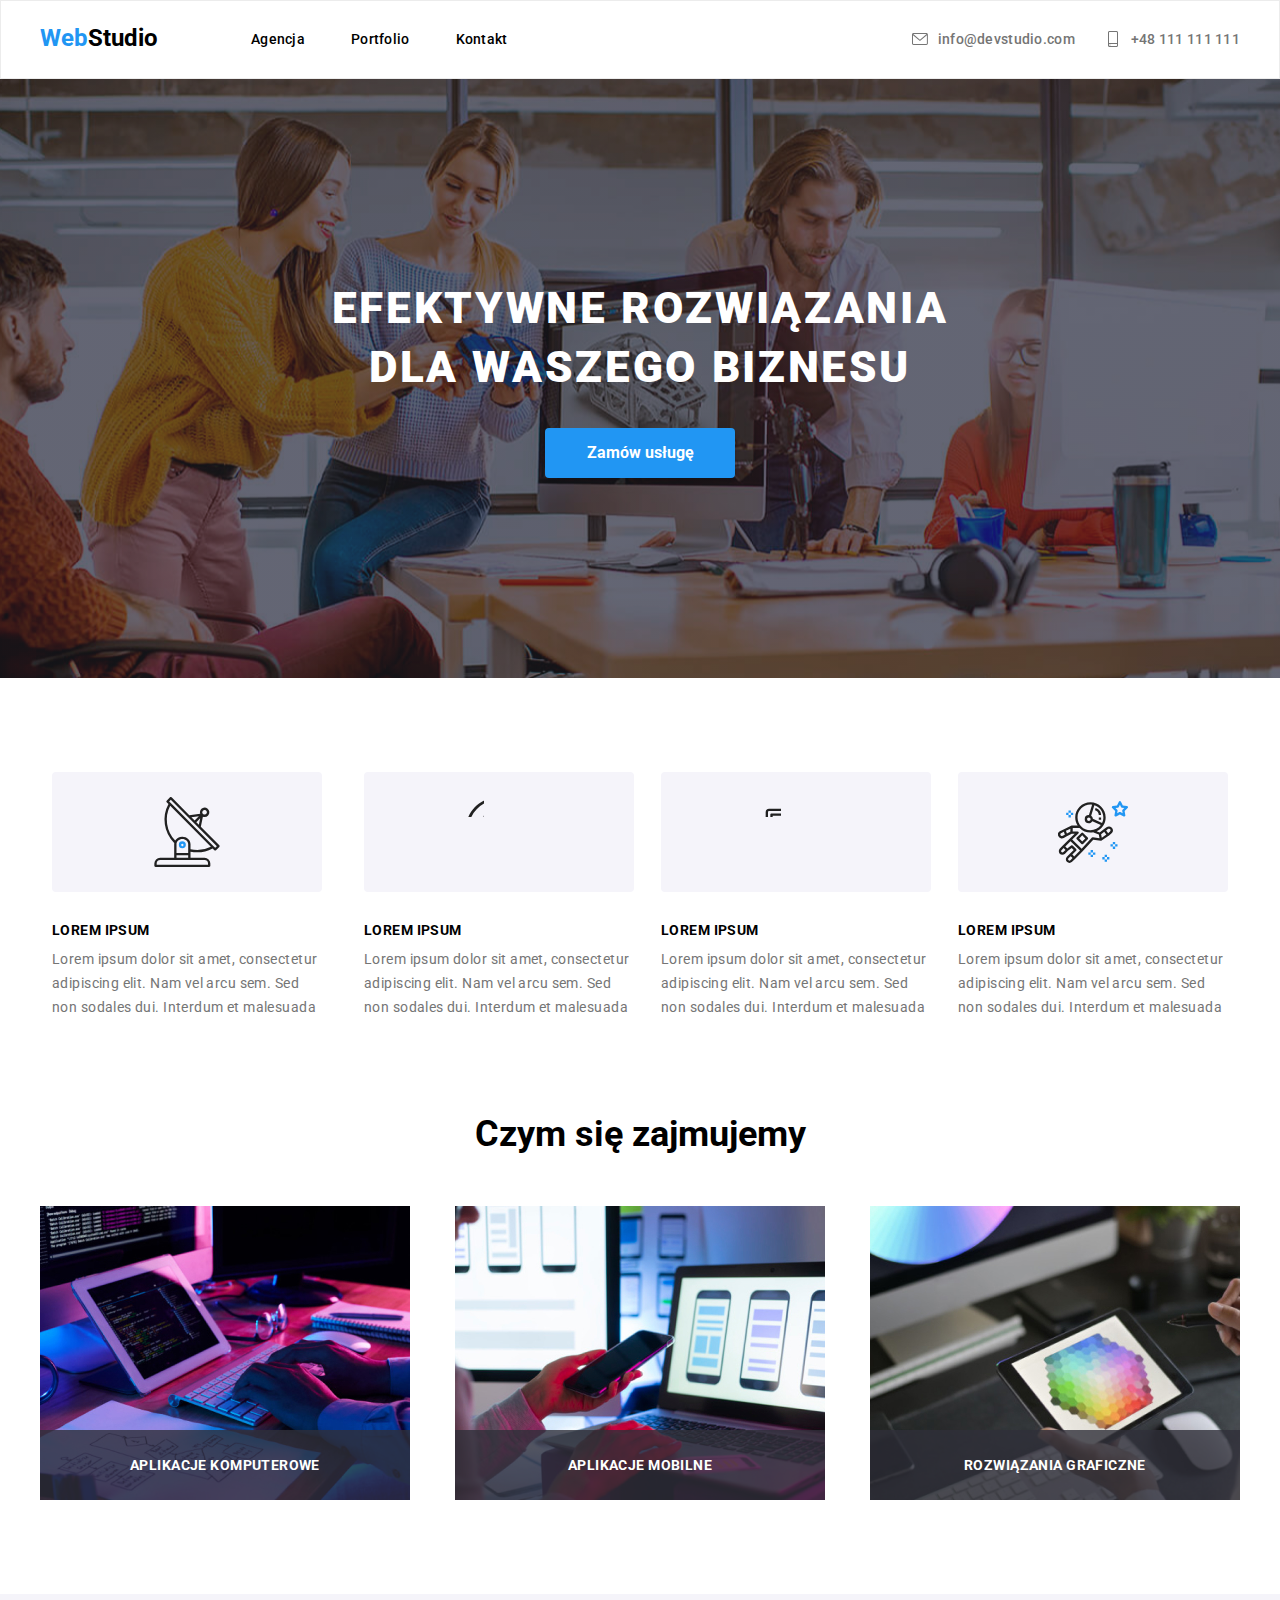
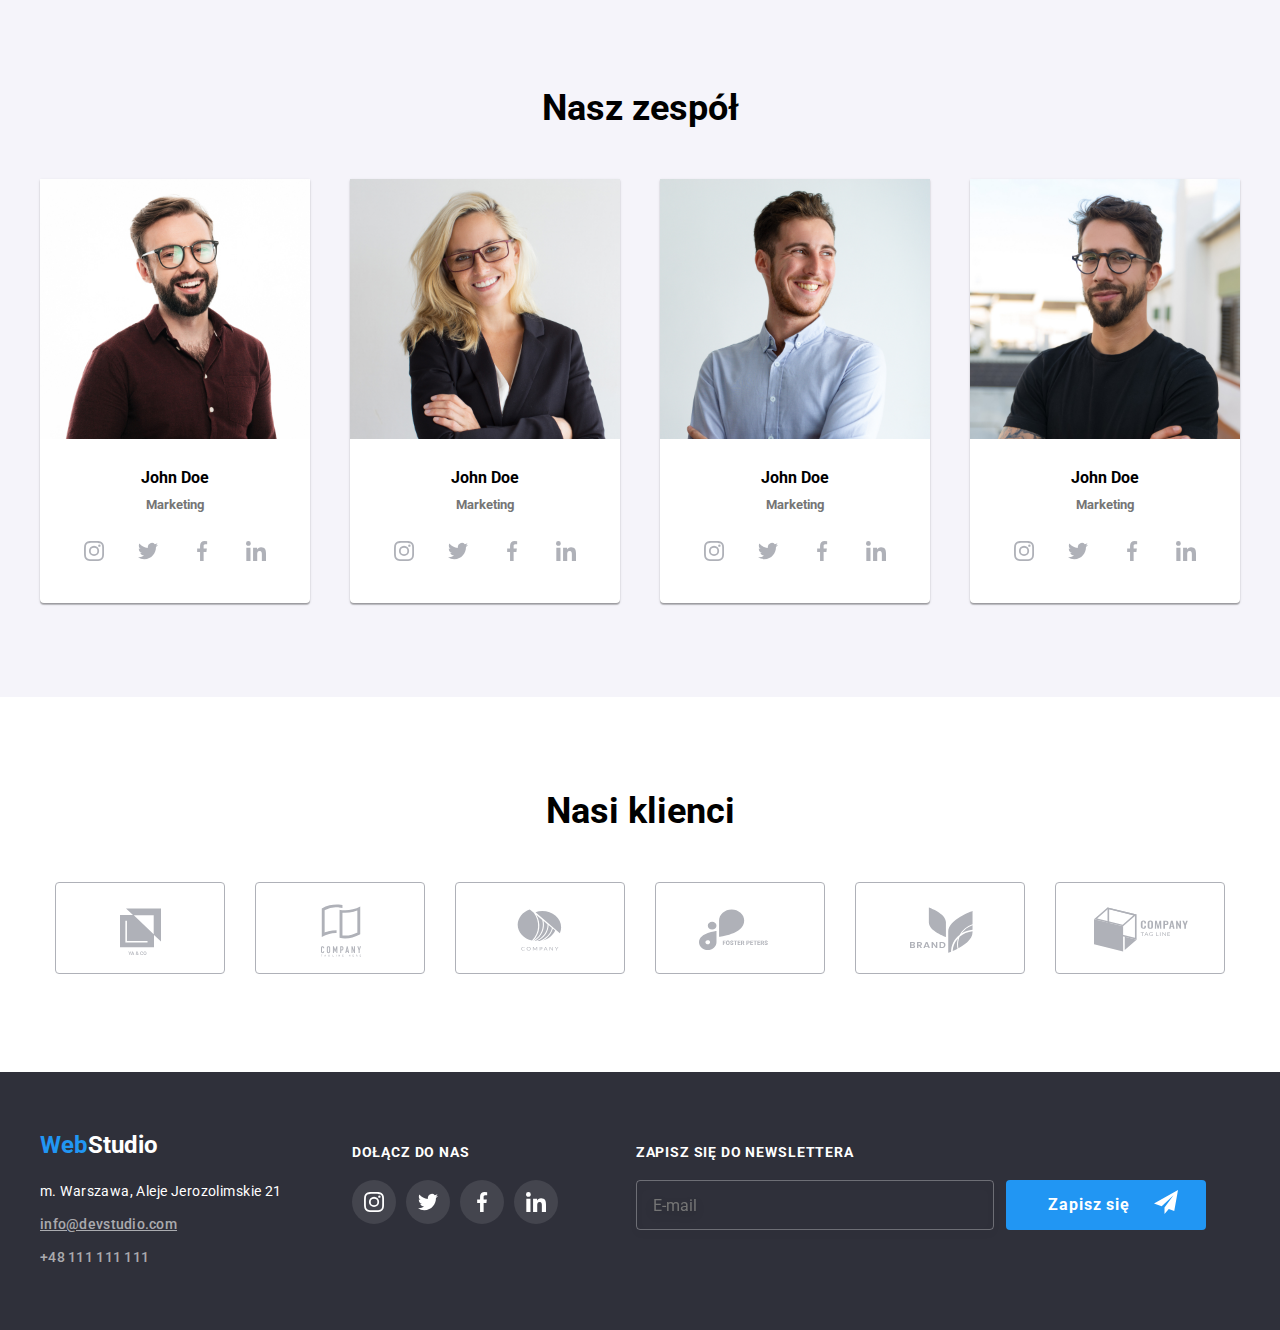
<file: index.html>
<!DOCTYPE html>
<html lang="pl">
  <head>
    <meta charset="UTF-8" />
    <meta http-equiv="X-UA-Compatible" content="IE=edge" />
    <meta name="viewport" content="width=device-width, initial-scale=1.0" />
    <link
      rel="stylesheet"
      href="https://cdnjs.cloudflare.com/ajax/libs/modern-normalize/1.0.0/modern-normalize.min.css"
    />
    <link rel="stylesheet" href="./css/style.css" />
    <link rel="preconnect" href="https://fonts.googleapis.com" />
    <link rel="preconnect" href="https://fonts.gstatic.com" crossorigin />
    <link
      href="https://fonts.googleapis.com/css2?family=Raleway:wght@700&family=Roboto:wght@400;500;700;900&display=swap"
      rel="stylesheet"
    />

    <title>webstudio main page</title>
  </head>
  <body>
    <header class="header">
      <div class="container">
        <h2 class="navigation-logo">
          <a href="./index.html"><span class="logo-accent">Web</span>Studio</a>
        </h2>
        <nav class="navigation">
          <ul class="navigation list">
            <li class="navigation-list-item">
              <a class="navigation-list-link link" href="./index.html"
                >Agencja</a
              >
            </li>
            <li class="navigation-list-item">
              <a class="navigation-list-link link" href="./portfolio.html"
                >Portfolio</a
              >
            </li>
            <li class="navigation-list-item">
              <a class="navigation-list-link link" href="./kontakt.html"
                >Kontakt</a
              >
            </li>
          </ul>
        </nav>
        <a
          class="contact-adress header-mail link"
          href="mailto:info@devstudio.com"
          ><svg class="header-mail-icon">
            <use href="./images/icons.svg#icon-envelope"></use>
          </svg>
          info@devstudio.com</a
        >
        <a class="contact-adress header-phone link" href="tel:48111111111"
          ><svg class="header-phone-icon">
            <use href="./images/icons.svg#icon-smartphone"></use>
          </svg>
          +48 111 111 111
        </a>
      </div>
    </header>
    <main>
      <!-- Service markup-->
      <section class="service">
        <div class="container">
          <h1 class="service-title">
            efektywne rozwiązania dla waszego biznesu
          </h1>
          <button type="button" class="service-button" data-modal-open>
            Zamów usługę
          </button>
        </div>
      </section>

      <!-- About us markup-->
      <section class="aboutus">
        <article class="aboutus-article">
          <div class="container">
            <ul class="aboutus-list">
              <li class="aboutus-list-item list">
                <a class="aboutus-list-icon">
                  <svg class="aboutus-icon">
                    <use href="./images/icons.svg#icon-antenna"></use>
                  </svg>
                </a>
                <h3 class="aboutus-list-title">Lorem ipsum</h3>
                <p class="aboutus-list-text">
                  Lorem ipsum dolor sit amet, consectetur adipiscing elit. Nam
                  vel arcu sem. Sed non sodales dui. Interdum et malesuada
                </p>
              </li>
              <li class="aboutus-list-item list">
                <a class="aboutus-list-icon">
                  <svg class="aboutus-icon">
                    <use href="./images/icons.svg#icon-clock"></use>
                  </svg>
                </a>
                <h3 class="aboutus-list-title">Lorem ipsum</h3>
                <p class="aboutus-list-text">
                  Lorem ipsum dolor sit amet, consectetur adipiscing elit. Nam
                  vel arcu sem. Sed non sodales dui. Interdum et malesuada
                </p>
              </li>
              <li class="aboutus-list-item list">
                <a class="aboutus-list-icon">
                  <svg class="aboutus-icon">
                    <use href="./images/icons.svg#icon-diagram"></use>
                  </svg>
                </a>
                <h3 class="aboutus-list-title">Lorem ipsum</h3>
                <p class="aboutus-list-text">
                  Lorem ipsum dolor sit amet, consectetur adipiscing elit. Nam
                  vel arcu sem. Sed non sodales dui. Interdum et malesuada
                </p>
              </li>
              <li class="aboutus-list-item list">
                <a class="aboutus-list-icon">
                  <svg class="aboutus-icon">
                    <use href="./images/icons.svg#icon-astronaut"></use>
                  </svg>
                </a>
                <h3 class="aboutus-list-title">Lorem ipsum</h3>
                <p class="aboutus-list-text">
                  Lorem ipsum dolor sit amet, consectetur adipiscing elit. Nam
                  vel arcu sem. Sed non sodales dui. Interdum et malesuada
                </p>
              </li>
            </ul>
          </div>
        </article>
      </section>

      <section class="aboutus-images">
        <h2 class="aboutus-images-title">Czym się zajmujemy</h2>
        <div class="container">
          <ul class="aboutus-image-list">
            <li class="aboutus-image-list-item list">
              <img
                src="images/agency/about_us_img1.jpg"
                alt="klawiatura"
                width="370"
                height="294"
              />
              <p class="aboutus-label">aplikacje komputerowe</p>
            </li>
            <li class="aboutus-image-list-item list">
              <img
                src="images/agency/about_us_img2.jpg"
                alt="laptop"
                width="370"
                height="294"
              />
              <p class="aboutus-label">aplikacje mobilne</p>
            </li>
            <li class="aboutus-image-list-item list">
              <img
                src="images/agency/about_us_img3.jpg"
                alt="tablet"
                width="370"
                height="294"
              />
              <p class="aboutus-label">rozwiązania graficzne</p>
            </li>
          </ul>
        </div>
      </section>

      <!-- Team markup-->
      <section class="team">
        <h2 class="team-title">Nasz zespół</h2>
        <div class="container">
          <ul class="team-list">
            <li class="team-list-item list">
              <img
                src="images/agency/team_product.jpg"
                alt="John Doe - Product Designer photo"
                width="270"
                height="260"
              />
              <div class="team-person">
                <h4 class="team-person-name">John Doe</h4>
                <h5 class="team-person-position">Marketing</h5>
                <ul class="team-social-list list">
                  <li class="team-social-list-item link">
                    <a
                      class="team-social-list-link"
                      href="https://www.instagram.com/"
                    >
                      <svg class="team-social-icon">
                        <use href="./images/icons.svg#icon-instagram"></use>
                      </svg>
                    </a>
                  </li>
                  <li class="team-social-list-item link">
                    <a
                      class="team-social-list-link"
                      href="https://twitter.com/"
                    >
                      <svg class="team-social-icon">
                        <use href="./images/icons.svg#icon-twitter"></use>
                      </svg>
                    </a>
                  </li>
                  <li class="team-social-list-item link">
                    <a
                      class="team-social-list-link"
                      href="https://www.facebook.com/"
                    >
                      <svg class="team-social-icon">
                        <use href="./images/icons.svg#icon-facebook"></use>
                      </svg>
                    </a>
                  </li>
                  <li class="team-social-list-item link">
                    <a
                      class="team-social-list-link"
                      href="https://www.linkedin.com/"
                    >
                      <svg class="team-social-icon">
                        <use href="./images/icons.svg#icon-linkedin"></use>
                      </svg>
                    </a>
                  </li>
                </ul>
              </div>
            </li>
            <li class="team-list-item list">
              <img
                src="images/agency/team_frontend.jpg"
                alt="Jane Doe - Frontend Developer photo"
                width="270"
                height="260"
              />
              <div class="team-person">
                <h4 class="team-person-name">John Doe</h4>
                <h5 class="team-person-position">Marketing</h5>
                <ul class="team-social-list list">
                  <li class="team-social-list-item link">
                    <a
                      class="team-social-list-link"
                      href="https://www.instagram.com/"
                    >
                      <svg class="team-social-icon">
                        <use href="./images/icons.svg#icon-instagram"></use>
                      </svg>
                    </a>
                  </li>
                  <li class="team-social-list-item link">
                    <a
                      class="team-social-list-link"
                      href="https://twitter.com/"
                    >
                      <svg class="team-social-icon">
                        <use href="./images/icons.svg#icon-twitter"></use>
                      </svg>
                    </a>
                  </li>
                  <li class="team-social-list-item link">
                    <a
                      class="team-social-list-link"
                      href="https://www.facebook.com/"
                    >
                      <svg class="team-social-icon">
                        <use href="./images/icons.svg#icon-facebook"></use>
                      </svg>
                    </a>
                  </li>
                  <li class="team-social-list-item link">
                    <a
                      class="team-social-list-link"
                      href="https://www.linkedin.com/"
                    >
                      <svg class="team-social-icon">
                        <use href="./images/icons.svg#icon-linkedin"></use>
                      </svg>
                    </a>
                  </li>
                </ul>
              </div>
            </li>
            <li class="team-list-item list">
              <img
                src="images/agency/team_marketing.jpg"
                alt="John Doe - Marketing photo"
                width="270"
                height="260"
              />
              <div class="team-person">
                <h4 class="team-person-name">John Doe</h4>
                <h5 class="team-person-position">Marketing</h5>
                <ul class="team-social-list list">
                  <li class="team-social-list-item link">
                    <a
                      class="team-social-list-link"
                      href="https://www.instagram.com/"
                    >
                      <svg class="team-social-icon">
                        <use href="./images/icons.svg#icon-instagram"></use>
                      </svg>
                    </a>
                  </li>
                  <li class="team-social-list-item link">
                    <a
                      class="team-social-list-link"
                      href="https://twitter.com/"
                    >
                      <svg class="team-social-icon">
                        <use href="./images/icons.svg#icon-twitter"></use>
                      </svg>
                    </a>
                  </li>
                  <li class="team-social-list-item link">
                    <a
                      class="team-social-list-link"
                      href="https://www.facebook.com/"
                    >
                      <svg class="team-social-icon">
                        <use href="./images/icons.svg#icon-facebook"></use>
                      </svg>
                    </a>
                  </li>
                  <li class="team-social-list-item link">
                    <a
                      class="team-social-list-link"
                      href="https://www.linkedin.com/"
                    >
                      <svg class="team-social-icon">
                        <use href="./images/icons.svg#icon-linkedin"></use>
                      </svg>
                    </a>
                  </li>
                </ul>
              </div>
            </li>
            <li class="team-list-item list">
              <img
                src="images/agency/team_ui.jpg"
                alt="John Doe - UI Designer photo"
                width="270"
                height="260"
              />
              <div class="team-person">
                <h4 class="team-person-name">John Doe</h4>
                <h5 class="team-person-position">Marketing</h5>
                <ul class="team-social-list list">
                  <li class="team-social-list-item link">
                    <a
                      class="team-social-list-link"
                      href="https://www.instagram.com/"
                    >
                      <svg class="team-social-icon">
                        <use href="./images/icons.svg#icon-instagram"></use>
                      </svg>
                    </a>
                  </li>
                  <li class="team-social-list-item link">
                    <a
                      class="team-social-list-link"
                      href="https://twitter.com/"
                    >
                      <svg class="team-social-icon">
                        <use href="./images/icons.svg#icon-twitter"></use>
                      </svg>
                    </a>
                  </li>
                  <li class="team-social-list-item link">
                    <a
                      class="team-social-list-link"
                      href="https://www.facebook.com/"
                    >
                      <svg class="team-social-icon">
                        <use href="./images/icons.svg#icon-facebook"></use>
                      </svg>
                    </a>
                  </li>
                  <li class="team-social-list-item link">
                    <a
                      class="team-social-list-link"
                      href="https://www.linkedin.com/"
                    >
                      <svg class="team-social-icon">
                        <use href="./images/icons.svg#icon-linkedin"></use>
                      </svg>
                    </a>
                  </li>
                </ul>
              </div>
            </li>
          </ul>
        </div>
      </section>

      <!-- Team markup-->
      <section class="clients">
        <h2 class="clients-title">Nasi klienci</h2>
        <div class="container">
          <ul class="clients-list">
            <li class="clients-list-item list">
              <a class="clients-list-link" href="#">
                <svg class="clients-icon">
                  <use href="./images/icons.svg#icon-logo1"></use>
                </svg>
              </a>
            </li>
            <li class="clients-list-item list">
              <a class="clients-list-link" href="#">
                <svg class="clients-icon">
                  <use href="./images/icons.svg#icon-logo2"></use>
                </svg>
              </a>
            </li>
            <li class="clients-list-item list">
              <a class="clients-list-link" href="#">
                <svg class="clients-icon">
                  <use href="./images/icons.svg#icon-logo3"></use>
                </svg>
              </a>
            </li>
            <li class="clients-list-item list">
              <a class="clients-list-link" href="#">
                <svg class="clients-icon">
                  <use href="./images/icons.svg#icon-logo4"></use>
                </svg>
              </a>
            </li>
            <li class="clients-list-item list">
              <a class="clients-list-link" href="#">
                <svg class="clients-icon">
                  <use href="./images/icons.svg#icon-logo5"></use>
                </svg>
              </a>
            </li>
            <li class="clients-list-item list">
              <a class="clients-list-link" href="#">
                <svg class="clients-icon">
                  <use href="./images/icons.svg#icon-logo6"></use>
                </svg>
              </a>
            </li>
          </ul>
        </div>
      </section>
    </main>

    <footer>
      <div class="container">
        <ul class="footer-container-list">
          <li class="footer-contact-info list">
            <h2 class="navigation-logo">
              <a class="footer-navigation-logo" href="./index.html"
                ><span class="logo-accent">Web</span
                ><span class="footer-accent">Studio</span></a
              >
            </h2>
            <address>
              <ul class="adress-list">
                <li class="adress-list-item list">
                  m. Warszawa, Aleje Jerozolimskie 21
                </li>
                <li class="adress-list-item list">
                  <a
                    class="contact-adress link"
                    href="mailto:info@devstudio.com"
                    >info@devstudio.com</a
                  >
                </li>
                <li class="adress-list-item list">
                  <a class="contact-adress link" href="tel:48111111111"
                    >+48 111 111 111</a
                  >
                </li>
              </ul>
            </address>
          </li>

          <li class="footer-social list">
            <h3 class="footer-social-title">dołącz do nas</h3>
            <ul class="footer-social-list list">
              <li class="footer-social-list-item link">
                <a
                  class="footer-social-list-link"
                  href="https://www.instagram.com/"
                >
                  <svg class="footer-social-icon">
                    <use href="./images/icons.svg#icon-instagram"></use>
                  </svg>
                </a>
              </li>
              <li class="footer-social-list-item link">
                <a class="footer-social-list-link" href="https://twitter.com/">
                  <svg class="footer-social-icon">
                    <use href="./images/icons.svg#icon-twitter"></use>
                  </svg>
                </a>
              </li>
              <li class="footer-social-list-item link">
                <a
                  class="footer-social-list-link"
                  href="https://www.facebook.com/"
                >
                  <svg class="footer-social-icon">
                    <use href="./images/icons.svg#icon-facebook"></use>
                  </svg>
                </a>
              </li>
              <li class="footer-social-list-item link">
                <a
                  class="footer-social-list-link"
                  href="https://www.linkedin.com/"
                >
                  <svg class="footer-social-icon">
                    <use href="./images/icons.svg#icon-linkedin"></use>
                  </svg>
                </a>
              </li>
            </ul>
          </li>

          <li class="footer-newsletter list">
            <form
              class="footer-newsletter-form"
              autocomplete="off"
              method="POST"
              action="javascript:void(0);"
            >
              <label class="footer-newsletter-label">
                <h3 class="footer-newsletter-title">
                  zapisz się do newslettera
                </h3>
                <input
                  type="email"
                  name="email"
                  placeholder="E-mail"
                  required
                />
              </label>
              <button type="submit" class="newsletter-button">
                Zapisz się
                <svg class="newsletter-send-icon">
                  <use href="./images/icons.svg#icon-send"></use>
                </svg>
              </button>
            </form>
          </li>
        </ul>
      </div>
    </footer>

    <div class="backdrop is-hidden" data-modal>
      <div class="modal">
        <button type="button" id="close" class="close-btn" data-modal-close>
          <svg class="modal-close-icon">
            <use href="./images/icons.svg#icon-cross"></use>
          </svg>
        </button>
        <h3 class="modal-form-title">Zostaw swoje dane w formularzu poniżej</h3>
        <form class="modal-form" autocomplete="off" method="POST">
          <label class="modal-label" for="user_name">
            <span class="modal-span">Imie</span>
            <svg class="modal-form-icon">
              <use href="./images/icons.svg#icon-person"></use>
            </svg>
            <input type="name" id="user_name" name="name" required />
          </label>

          <label class="modal-label" for="user_phone">
            <span class="modal-span">Telefon</span>
            <svg class="modal-form-icon">
              <use href="./images/icons.svg#icon-phone"></use>
            </svg>
            <input
              type="phone"
              id="user_phone"
              name="phone"
              pattern="[0-9]{3}-[0-9]{3}-[0-9]{3}"
              required
            />
          </label>

          <label class="modal-label" for="user_email">
            <span class="modal-span">Email</span>
            <svg class="modal-form-icon">
              <use href="./images/icons.svg#icon-email"></use>
            </svg>
            <input type="email" id="user_email" name="email" required />
          </label>

          <label class="modal-label modal-textarea">
            <span class="modal-span">Komentarz</span>
            <textarea
              name="comment"
              rows="5"
              placeholder="Wprowadź text"
            ></textarea>
          </label>

          <label class="modal-input">
            <input
              class="modal-custom-input hidden-input"
              type="checkbox"
              name="accept"
              required
            />
            <span class="modal-policy-text"
              >Oświadczam, iż akceptuję
              <a href="#" class="modal-policy-link">Regulamin</a> i
              <a href="#" class="modal-policy-link">Politykę Prywatności.</a>
            </span>
          </label>

          <button type="button" id="send" class="send-btn" data-modal-close>
            Wyślij
          </button>
        </form>
      </div>
    </div>
    <script src="./js/modal.js"></script>
  </body>
</html>
</file>
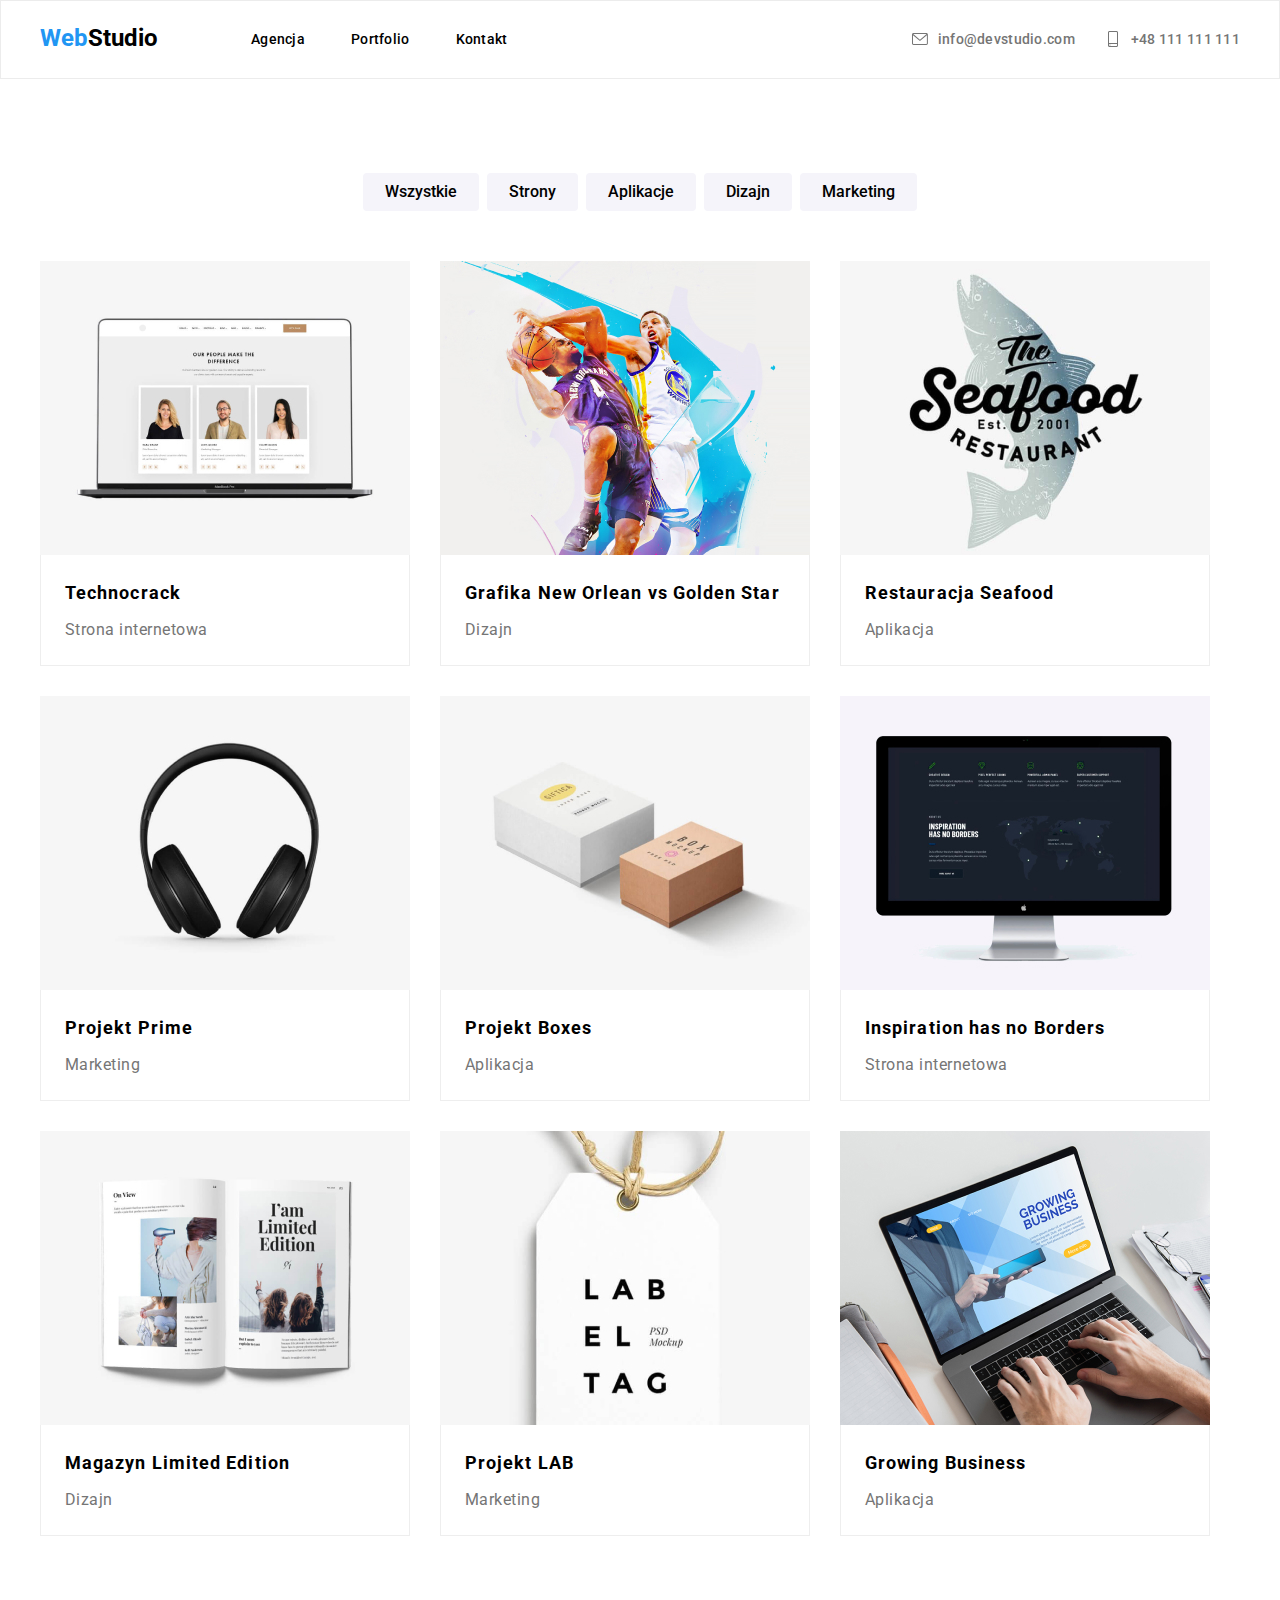
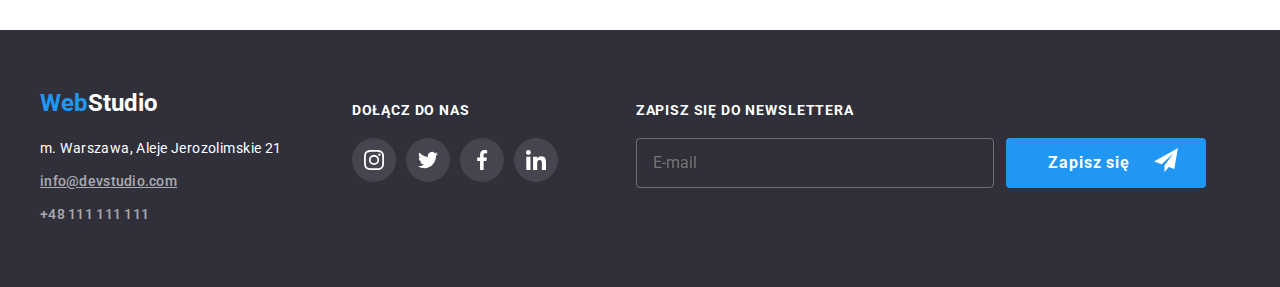
<file: portfolio.html>
<!DOCTYPE html>
<html lang="pl">
  <head>
    <meta charset="UTF-8" />
    <meta http-equiv="X-UA-Compatible" content="IE=edge" />
    <meta name="viewport" content="width=device-width, initial-scale=1.0" />
    <link
      rel="stylesheet"
      href="https://cdnjs.cloudflare.com/ajax/libs/modern-normalize/1.0.0/modern-normalize.min.css"
    />
    <link rel="stylesheet" href="./css/style.css" />
    <link rel="preconnect" href="https://fonts.googleapis.com" />
    <link rel="preconnect" href="https://fonts.gstatic.com" crossorigin />
    <link
      href="https://fonts.googleapis.com/css2?family=Raleway:wght@700&family=Roboto:wght@400;500;700;900&display=swap"
      rel="stylesheet"
    />

    <title>webstudio portfolio page</title>
  </head>

  <body>
    <header class="header">
      <div class="container">
        <h2 class="navigation-logo">
          <a href="./index.html"><span class="logo-accent">Web</span>Studio</a>
        </h2>
        <nav class="navigation">
          <ul class="navigation list">
            <li class="navigation-list-item">
              <a class="navigation-list-link link" href="./index.html"
                >Agencja</a
              >
            </li>
            <li class="navigation-list-item">
              <a class="navigation-list-link link" href="./portfolio.html"
                >Portfolio</a
              >
            </li>
            <li class="navigation-list-item">
              <a class="navigation-list-link link" href="./kontakt.html"
                >Kontakt</a
              >
            </li>
          </ul>
        </nav>
        <a
          class="contact-adress header-mail link"
          href="mailto:info@devstudio.com"
          ><svg class="header-mail-icon">
            <use href="./images/icons.svg#icon-envelope"></use>
          </svg>
          info@devstudio.com</a
        >
        <a class="contact-adress header-phone link" href="tel:48111111111"
          ><svg class="header-phone-icon">
            <use href="./images/icons.svg#icon-smartphone"></use>
          </svg>
          +48 111 111 111
        </a>
      </div>
    </header>

    <main>
      <section class="portfolio-menu">
        <!-- Buttons markup-->
        <div class="container">
          <ul class="portfolio-button-menu">
            <li class="portfolio-button-menu-list list">
              <button type="button" class="button-menu">Wszystkie</button>
            </li>
            <li class="portfolio-button-menu-list list">
              <button type="button" class="button-menu">Strony</button>
            </li>
            <li class="portfolio-button-menu-list list">
              <button type="button" class="button-menu">Aplikacje</button>
            </li>
            <li class="portfolio-button-menu-list list">
              <button type="button" class="button-menu">Dizajn</button>
            </li>
            <li class="portfolio-button-menu-list list">
              <button type="button" class="button-menu">Marketing</button>
            </li>
          </ul>
        </div>

        <!-- Table portfolio markup-->
        <div class="container">
          <ul class="portfolio-list">
            <li class="portfolio-item list">
              <div class="portfolio-image-box">
                <img
                  src="./images/portfolio/portfolio_img1.jpg"
                  alt="laptop"
                  width="370"
                  height="294"
                />
                <div class="portfolio-overlay">
                  <p class="portfolio-overlay-text">
                    Technocrack jest popularną platformą wykorzystywaną do
                    rozpowszechniania koronawirusa. Firmy wykorzystują tę
                    platformę do celów szpiegowskich i ataków na
                    niezabezpieczone serwery konkurencji
                  </p>
                </div>
              </div>
              <figcaption class="portfolio-caption">
                <h3 class="portfolio-title">Technocrack</h3>
                <p class="portfolio-text">Strona internetowa</p>
              </figcaption>
            </li>
            <li class="portfolio-item list">
              <div class="portfolio-image-box">
                <img
                  src="./images/portfolio/portfolio_img2.jpg"
                  alt="koszykówka"
                  width="370"
                  height="294"
                />
                <div class="portfolio-overlay">
                  <p class="portfolio-overlay-text">
                    Technocrack jest popularną platformą wykorzystywaną do
                    rozpowszechniania koronawirusa. Firmy wykorzystują tę
                    platformę do celów szpiegowskich i ataków na
                    niezabezpieczone serwery konkurencji
                  </p>
                </div>
              </div>
              <figcaption class="portfolio-caption">
                <h3 class="portfolio-title">
                  Grafika New Orlean vs Golden Star
                </h3>
                <p class="portfolio-text">Dizajn</p>
              </figcaption>
            </li>
            <li class="portfolio-item list">
              <div class="portfolio-image-box">
                <img
                  src="./images/portfolio/portfolio_img3.jpg"
                  alt="the seafood restaurant logo"
                  width="370"
                  height="294"
                />
                <div class="portfolio-overlay">
                  <p class="portfolio-overlay-text">
                    Technocrack jest popularną platformą wykorzystywaną do
                    rozpowszechniania koronawirusa. Firmy wykorzystują tę
                    platformę do celów szpiegowskich i ataków na
                    niezabezpieczone serwery konkurencji
                  </p>
                </div>
              </div>
              <figcaption class="portfolio-caption">
                <h3 class="portfolio-title">Restauracja Seafood</h3>
                <p class="portfolio-text">Aplikacja</p>
              </figcaption>
            </li>
            <li class="portfolio-item list">
              <div class="portfolio-image-box">
                <img
                  src="./images/portfolio/portfolio_img4.jpg"
                  alt="słuchawki"
                  width="370"
                  height="294"
                />
                <div class="portfolio-overlay">
                  <p class="portfolio-overlay-text">
                    Technocrack jest popularną platformą wykorzystywaną do
                    rozpowszechniania koronawirusa. Firmy wykorzystują tę
                    platformę do celów szpiegowskich i ataków na
                    niezabezpieczone serwery konkurencji
                  </p>
                </div>
              </div>
              <figcaption class="portfolio-caption">
                <h3 class="portfolio-title">Projekt Prime</h3>
                <p class="portfolio-text">Marketing</p>
              </figcaption>
            </li>
            <li class="portfolio-item list">
              <div class="portfolio-image-box">
                <img
                  src="./images/portfolio/portfolio_img5.jpg"
                  alt="dwa pudełka"
                  width="370"
                  height="294"
                />
                <div class="portfolio-overlay">
                  <p class="portfolio-overlay-text">
                    Technocrack jest popularną platformą wykorzystywaną do
                    rozpowszechniania koronawirusa. Firmy wykorzystują tę
                    platformę do celów szpiegowskich i ataków na
                    niezabezpieczone serwery konkurencji
                  </p>
                </div>
              </div>
              <figcaption class="portfolio-caption">
                <h3 class="portfolio-title">Projekt Boxes</h3>
                <p class="portfolio-text">Aplikacja</p>
              </figcaption>
            </li>
            <li class="portfolio-item list">
              <div class="portfolio-image-box">
                <img
                  src="./images/portfolio/portfolio_img6.jpg"
                  alt="monitor ekran"
                  width="370"
                  height="294"
                />
                <div class="portfolio-overlay">
                  <p class="portfolio-overlay-text">
                    Technocrack jest popularną platformą wykorzystywaną do
                    rozpowszechniania koronawirusa. Firmy wykorzystują tę
                    platformę do celów szpiegowskich i ataków na
                    niezabezpieczone serwery konkurencji
                  </p>
                </div>
              </div>
              <figcaption class="portfolio-caption">
                <h3 class="portfolio-title">Inspiration has no Borders</h3>
                <p class="portfolio-text">Strona internetowa</p>
              </figcaption>
            </li>
            <li class="portfolio-item list">
              <div class="portfolio-image-box">
                <img
                  src="./images/portfolio/portfolio_img7.jpg"
                  alt="magazyn"
                  width="370"
                  height="294"
                />
                <div class="portfolio-overlay">
                  <p class="portfolio-overlay-text">
                    Technocrack jest popularną platformą wykorzystywaną do
                    rozpowszechniania koronawirusa. Firmy wykorzystują tę
                    platformę do celów szpiegowskich i ataków na
                    niezabezpieczone serwery konkurencji
                  </p>
                </div>
              </div>
              <figcaption class="portfolio-caption">
                <h3 class="portfolio-title">Magazyn Limited Edition</h3>
                <p class="portfolio-text">Dizajn</p>
              </figcaption>
            </li>
            <li class="portfolio-item list">
              <div class="portfolio-image-box">
                <img
                  src="./images/portfolio/portfolio_img8.jpg"
                  alt="label tag"
                  width="370"
                  height="294"
                />
                <div class="portfolio-overlay">
                  <p class="portfolio-overlay-text">
                    Technocrack jest popularną platformą wykorzystywaną do
                    rozpowszechniania koronawirusa. Firmy wykorzystują tę
                    platformę do celów szpiegowskich i ataków na
                    niezabezpieczone serwery konkurencji
                  </p>
                </div>
              </div>
              <figcaption class="portfolio-caption">
                <h3 class="portfolio-title">Projekt LAB</h3>
                <p class="portfolio-text">Marketing</p>
              </figcaption>
            </li>
            <li class="portfolio-item list">
              <div class="portfolio-image-box">
                <img
                  src="./images/portfolio/portfolio_img9.jpg"
                  alt="growning business"
                  width="370"
                  height="294"
                />
                <div class="portfolio-overlay">
                  <p class="portfolio-overlay-text">
                    Technocrack jest popularną platformą wykorzystywaną do
                    rozpowszechniania koronawirusa. Firmy wykorzystują tę
                    platformę do celów szpiegowskich i ataków na
                    niezabezpieczone serwery konkurencji
                  </p>
                </div>
              </div>
              <figcaption class="portfolio-caption">
                <h3 class="portfolio-title">Growing Business</h3>
                <p class="portfolio-text">Aplikacja</p>
              </figcaption>
            </li>
          </ul>
        </div>
      </section>
    </main>

    <footer>
      <div class="container">
        <ul class="footer-container-list">
          <li class="footer-contact-info list">
            <h2 class="navigation-logo">
              <a class="footer-navigation-logo" href="./index.html"
                ><span class="logo-accent">Web</span
                ><span class="footer-accent">Studio</span></a
              >
            </h2>
            <address>
              <ul class="adress-list">
                <li class="adress-list-item list">
                  m. Warszawa, Aleje Jerozolimskie 21
                </li>
                <li class="adress-list-item list">
                  <a
                    class="contact-adress link"
                    href="mailto:info@devstudio.com"
                    >info@devstudio.com</a
                  >
                </li>
                <li class="adress-list-item list">
                  <a class="contact-adress link" href="tel:48111111111"
                    >+48 111 111 111</a
                  >
                </li>
              </ul>
            </address>
          </li>

          <li class="footer-social list">
            <h3 class="footer-social-title">dołącz do nas</h3>
            <ul class="footer-social-list list">
              <li class="footer-social-list-item link">
                <a
                  class="footer-social-list-link"
                  href="https://www.instagram.com/"
                >
                  <svg class="footer-social-icon">
                    <use href="./images/icons.svg#icon-instagram"></use>
                  </svg>
                </a>
              </li>
              <li class="footer-social-list-item link">
                <a class="footer-social-list-link" href="https://twitter.com/">
                  <svg class="footer-social-icon">
                    <use href="./images/icons.svg#icon-twitter"></use>
                  </svg>
                </a>
              </li>
              <li class="footer-social-list-item link">
                <a
                  class="footer-social-list-link"
                  href="https://www.facebook.com/"
                >
                  <svg class="footer-social-icon">
                    <use href="./images/icons.svg#icon-facebook"></use>
                  </svg>
                </a>
              </li>
              <li class="footer-social-list-item link">
                <a
                  class="footer-social-list-link"
                  href="https://www.linkedin.com/"
                >
                  <svg class="footer-social-icon">
                    <use href="./images/icons.svg#icon-linkedin"></use>
                  </svg>
                </a>
              </li>
            </ul>
          </li>

          <li class="footer-newsletter list">
            <form
              class="footer-newsletter-form"
              autocomplete="off"
              method="POST"
              action="javascript:void(0);"
            >
              <label class="footer-newsletter-label">
                <h3 class="footer-newsletter-title">
                  zapisz się do newslettera
                </h3>
                <input
                  type="email"
                  name="email"
                  placeholder="E-mail"
                  required
                />
              </label>
              <button type="submit" class="newsletter-button">
                Zapisz się
                <svg class="newsletter-send-icon">
                  <use href="./images/icons.svg#icon-send"></use>
                </svg>
              </button>
            </form>
          </li>
        </ul>
      </div>
    </footer>

    <script src="./js/modal.js"></script>
  </body>
</html>
</file>
<file: css/style.css>
:root {
    --main-font: 'Roboto', sans-serif;
    --sec-main-font: 'Roboto', serif;
    --black: #000000;
    --eerie: #212121;
    --blue: #2196f3;
    --white: #ffffff;
    --rock: #2f303a;
    --silver: #757575;
    --ghost: #f5f4fa;
    --shade: #eeeeee;
    --grey: rgba(255, 255, 255, 0.6);
    --service: rgba(47, 48, 58, 0.4);
    --dark-grey: rgba(255, 255, 255, 0.1);
    --black-rock: rgba(47, 48, 58, 0.8);
    --bombay: #AFB1B8;
    --dodger: rgba(33, 150, 243, 0.9);
    --shift: transform 250ms cubic-bezier(0.4, 0, 0.2, 1);
    --boulder: rgba(117, 117, 117, 0.5);

}

button,
svg {
    cursor: pointer;
}

body {
    font-family: var(--main-font);
    color: var(--black);
}

h1,
h2,
h3,
h4,
h5,
h6 {
    margin: 0;
    padding: 0;
}

ul,
ol {
    padding: 0;
    margin: 0;
}

h3 {
    font-size: 18px;
    letter-spacing: 0.06em;
}

p {
    padding: 0;
    letter-spacing: 0.03em;
}

a,
a:visited {
    text-decoration: none;
    color: var(--black);
}

img {
    display: block;
}

figcaption {
    margin: 0;
    padding: 0;
}

.list {
    list-style: none;
}

.link {
    text-decoration: none;
}

.container {
    width: 1200px;
    margin: 0 auto;
}

section {
    padding: 94px 0;
}

/* <!-- Header markup--> */

.header {
    border: 1px solid #ECECEC;
}

.header .container {
    padding-top: 24px;
    padding-bottom: 25px;
    display: flex;
    align-items: center;
}

.navigation {
    display: flex;
}

.navigation-list {
    display: flex;
    align-items: center;
    
}

.navigation-list-item:not(:last-child) {
    margin-right: 46px;
}


.header .contact-adress:not(:last-child) {
    margin-right: 30px;
    margin-left: auto;
}

.header .navigation-logo {
    margin-right: 93px;
}

.navigation-list-link,
.contact-adress {
    letter-spacing: 0.02em;
    font-weight: 500;
    font-size: 14px;
    cursor: pointer;

    transition: all 250ms cubic-bezier(0.4, 0, 0.2, 1);
}

.navigation-list-item {
    position: relative;

}

.navigation-list-link:after {
    content: "";
    display: inline-block;
    position: absolute;
    width: 100%;
    height: 4px;
    left: 0;
    top: 45px;
    background: var(--blue);
    border-radius: 2px;
    transform: scale(0, 1);
    transition: all 250ms cubic-bezier(0.4, 0, 0.2, 1);
}

.navigation-list-link:hover:after {
    transform: scale(1, 1);
}

.contact-adress {
    color: var(--silver);
}

.header-mail-icon,
.header-phone-icon {
    height: 16px;
    width: 16px;
    margin-right: 10px;
}

.logo-accent {
    color: var(--blue);
}

.header-phone,
.header-mail {
    fill: var(--silver);
    vertical-align: middle;
    display: flex;
    align-items: center;

}

.header-phone:hover,
.header-mail:hover {
    fill: var(--blue);
}

/* <!-- END Header markup--> */

/* <!-- service markup--> */

.service {
    background-color: var(--rock);
    background-image: linear-gradient(
        var(--service),
        var(--service)),
    url("../images/agency/service_background.png");
    background-repeat: no-repeat;
    background-position: center;
    padding: 200px 0;
}

.service .service-title {
    width: 696px;
    text-align: center;
    margin-left: auto;
    margin-right: auto;
}

.service-title {
    font-weight: 900;
    font-size: 44px;
    line-height: 1.36;
    letter-spacing: 0.06em;
    text-transform: uppercase;
    color: var(--white);
    margin-bottom: 30px;
}

.service-button {
    font-family: var(--main-font);
    font-weight: 700;
    font-size: 16px;
    color: var(--white);
    margin: 0 auto;
    display: block;
    text-align: center;
    align-items: center;
    padding: 10px 41px 10px 42px;
    line-height: 1.875;
    background: var(--blue);
    box-shadow: 0px 4px 4px rgba(0, 0, 0, 0.15);
    border-radius: 4px;
    border-style: none;
}


/* <!-- END service markup--> */

/* <!-- about us text markup--> */

.aboutus {
    padding-bottom: 0;
}

.aboutus-list {
    display: flex;
    justify-content: space-evenly;
}

.aboutus-list-icon {
    display: flex;
    background: var(--ghost);
    border-radius: 4px;
    height: 120px;
    width: 270px;
    padding: 25px 100px;
    margin-bottom: 30px;
}

.aboutus-icon {
    height: 70px;
    width: 70px;
    align-items: center;
    justify-content: center;
}

.aboutus-list-title {
    text-transform: uppercase;
    line-height: 1.142;
    font-size: 14px;
    letter-spacing: 0.03em;
}

.aboutus-list-item {
    flex-basis: calc(100% / 4 - 30px);
}

.aboutus-list-item:first-of-type {
    margin-right: 15px;
}

.aboutus-list-item:nth-child(2) {
    margin-left: 15px;
    margin-right: 15px;
}

.aboutus-list-item:last-of-type {
    margin-left: 15px;
}

.aboutus-list-text {
    font-size: 14px;
    color: var(--silver);
    margin: 10px 0 0;
    line-height: 1.714;
}

/* <!-- END about us text markup--> */

/* <!-- about us images markup--> */

.aboutus-images-title {
    font-size: 36px;
    text-align: center;
    padding-bottom: 50px;
}

.aboutus-image-list {
    display: flex;
    justify-content: space-between;
    align-items: center;
}

.aboutus-image-list-item {
    position: relative;
    overflow: hidden;
    padding: 15xp 15px;
}

.aboutus-label {
    position: absolute;
    bottom: 0;
    left: 0;
    margin: 0;
    width: 100%;

    text-transform: uppercase;
    font-weight: 700;
    font-size: 14px;
    text-align: center;
    line-height: 1.143;
    background: var(--black-rock);
    color: var(--white);
    height: 70px;
    padding: 27px 0;
}

/* <!-- END about us images markup--> */

/* <!-- team markup--> */

.team {
    background-color: var(--ghost);
}

.team-title {
    font-weight: 700;
    font-size: 36px;
    text-align: center;
    padding-bottom: 50px;
}

.team-list {
    display: flex;
    justify-content: space-between;
    align-items: center;
}

.team-list-item {
    padding: 15xp 15px;
    background: var(--white);
    box-shadow: 0px 1px 3px rgba(0, 0, 0, 0.12), 0px 1px 1px rgba(0, 0, 0, 0.14),
        0px 2px 1px rgba(0, 0, 0, 0.2);
    border-radius: 0px 0px 4px 4px;
}

.team-person {
    width: 270px;
    border: 15px;
}

.team-person-name {
    text-align: center;
    margin-top: 30px;
    margin-bottom: 10px;
}

.team-person-position {
    text-align: center;
    color: var(--silver);
    margin-top: 10px;
    margin-bottom: 16px;
}

.team-social-list {
    display: flex;
    align-items: center;
    justify-content: space-between;
    padding: 0 32px 30px;
}

.team-social-list-link {
    display: flex;
    width: 44px;
    height: 44px;
    border-radius: 50%;
    align-items: center;
    justify-content: center;
    fill: var(--bombay);

    transition: all 250ms cubic-bezier(0.4, 0, 0.2, 1);
}

.team-social-icon {
    width: 20px;
    height: 20px;
}

.team-social-list-link:hover,
.team-social-list-link:focus {
    background-color: var(--blue);
    fill: var(--white);
}

/* <!-- END team markup--> */

/* <!-- clients markup--> */

.clients-title {
    font-weight: 700;
    font-size: 36px;
    text-align: center;
    padding-bottom: 50px;
}

.clients-list {
    display: flex;
    align-items: center;
    justify-content: center;
}

.clients-list-item:not(:last-child) {
    margin-right: 30px;
}

.clients-icon {
    box-sizing: border-box;
    width: 170px;
    height: 92px;
    border: 1px solid #AFB1B8;
    border-radius: 4px;
    padding: 17.71px 32px 14.25px;
    fill: var(--bombay);

    transition: all 250ms cubic-bezier(0.4, 0, 0.2, 1);
}

.clients-icon:hover,
.clients-icon:focus {
    border: 1px solid var(--blue);
    fill: var(--blue);
}

/* <!-- END clients markup--> */

/* <!== FOOTER MARKUP==> */

/* <!-- footer adress markup--> */

footer {
    background: var(--rock);
}

.footer-accent {
    color: var(--white);
}

footer .container {
    padding-top: 60px;
    padding-bottom: 60px;
}

.footer-logo,
.adress-list-item {
    color: var(--white);
}

.adress-list {
    font-style: normal;
    padding-top: 20px;
}

.adress-list-item {
    font-size: 14px;
    line-height: 1.714;
    letter-spacing: 0.03em;
}

.adress-list-item:not(:last-child) {
    margin-bottom: 9px;
}

.adress-list-item>[href^='mailto'] {
    text-decoration-line: underline;
}

.adress-list-item .contact-adress {
    color: var(--grey);
}

.navigation-list-link:hover,
.navigation-list-link:focus,
.contact-adress:hover,
.contact-adress:focus {
    color: var(--blue);
}

.footer-container-list {
    display: flex;
    margin-right: auto;
}

.footer-contact-info {
    margin-right: 70px;
}

/* <!-- END footer adress markup--> */

/* <!-- footer socials markup--> */

.footer-social {
    margin-right: 78px;
}

.footer-social-title {
    font-weight: 700;
    font-size: 14px;
    line-height: 1.143;
    text-transform: uppercase;
    color: var(--white);
    padding-top: 12px;
    padding-bottom: 20px;
}

.footer-social-list {
    display: flex;
}

.footer-social-list-item:not(:last-child) {
    margin-right: 10px;
}

.footer-social-list-link {
    display: flex;
    width: 44px;
    height: 44px;
    background-color: var(--dark-grey);
    fill: var(--white);
    border-radius: 50%;
    align-items: center;
    justify-content: center;
    
    transition: all 250ms cubic-bezier(0.4, 0, 0.2, 1);
}

.footer-social-icon {
    width: 20px;
    height: 20px;
}

.footer-social-list-link:hover,
.footer-social-list-link:focus {
    background-color: var(--blue);
}

/* <!-- END footer socials markup--> */

/* <!-- footer newsletter markup--> */

.footer-newsletter {
    margin-right: auto;
}

.footer-newsletter-form {
    display: flex;
    align-items: flex-end;
}

.footer-newsletter-title {
    font-weight: 700;
    font-size: 14px;
    line-height: 1.143;
    text-transform: uppercase;
    color: var(--white);
    padding-top: 12px;
    padding-bottom: 20px;
}

.footer-newsletter-label>input:placeholder-shown {
    border: 1px solid rgba(255, 255, 255, 0.3);
}

.footer-newsletter-label > input {
    width: 358px;
    height: 50px;
    padding: 15px 16px;

    background-color: transparent;
    color: var(--white);
    
    border: 1px solid var(--blue);
    filter: drop-shadow(0px 4px 4px rgba(0, 0, 0, 0.15));
    border-radius: 4px;

    margin-right: 12px;
}



.footer-newsletter-label:focus-within > input {
    border: 2px solid var(--blue);
    outline: none;
    color: var(--white);
    transition: var(--shift);
}

.footer-newsletter-label:hover > input,
.footer-newsletter-label:focus > input {
    border: 1px solid var(--blue);
    outline: none;
    color: var(--white);
    transition: var(--shift);
}

button[type="submit"] {
    background-color: var(--blue);
    color: var(--white);
    font-weight: 700;
    font-size: 16px;
    line-height: 1.875;
    height: 50px;
    display: inline-flex;

    border-style: none;
    border-radius: 4px;

    padding: 10px 28px 10px 42px;
    margin: 0;
    letter-spacing: 0.06em;
}

.newsletter-send-icon {
    width: 24px;
    height: 24px;
    fill: var(--white);
    margin-left: 24px; 
}

/* <!-- END footer newsletter markup--> */

/* <!== END FOOTER MARKUP==> */

/* <!-- Portfolio markup--> */

.portfolio-button-menu {
    display: flex;
    justify-content: center;
    align-items: center;
    padding-bottom: 50px;
}

.button-menu {
    background: var(--ghost);
    border-radius: 4px;
    border: none;
    padding: 6px 22px;
    margin: 0 4px;
    font-weight: 500;
    font-size: 16px;
    line-height: 1.625;

    transition: all 250ms cubic-bezier(0.4, 0, 0.2, 1);
}

.button-menu:hover,
.button-menu:focus {
    background: var(--blue);
    box-shadow: 0px 3px 1px rgba(0, 0, 0, 0.1), 0px 1px 2px rgba(0, 0, 0, 0.08),
        0px 2px 2px rgba(0, 0, 0, 0.12);
    color: var(--white);
}

.portfolio-list {
    padding: 0;
    justify-items: space-between;
    box-sizing: border-box;
    display: flex;
    flex-wrap: wrap;
}

.portfolio-item {
    display: inline-block;

    transition: all 250ms cubic-bezier(0.4, 0, 0.2, 1);
}

.portfolio-item:hover,
.portfolio-item:focus {
    box-shadow: 0px 1px 1px rgba(0, 0, 0, 0.12),
        0px 4px 4px rgba(0, 0, 0, 0.06),
        1px 4px 6px rgba(0, 0, 0, 0.16);
    cursor: pointer;
}

.portfolio-item:nth-child(-n+6) {
    margin-bottom: 15px;
}

.portfolio-item:nth-child(1n+4) {
    margin-top: 15px;
}

.portfolio-item:nth-child(3n+1) {
    margin-right: 15px;
}

.portfolio-item:nth-child(3n+2) {
    margin-left: 15px;
    margin-right: 15px;
}

.portfolio-item:nth-child(3n+3) {
    margin-left: 15px;
}

.portfolio-caption {
    display: block;
    box-sizing: border-box;
    border-left: 1px solid var(--shade);
    border-bottom: 1px solid var(--shade);
    border-right: 1px solid var(--shade);
    padding: 20px 24px;
}

.portfolio-title {
    font-weight: 700;
    letter-spacing: 0.06em;
    font-size: 18px;
    line-height: 2;
    padding-bottom: 4px;
}

.portfolio-text {
    color: var(--silver);
    margin: 0 auto;
    line-height: 1.875;
}

.portfolio-image-box {
    position: relative;
    overflow: hidden;
    margin: auto;
}

.portfolio-item:hover .portfolio-overlay {
    transform: translatex(0);
}

.portfolio-overlay {
    position: absolute;
    top: 0;
    left: 0;
    background-color: var(--dodger);

    transform: translatey(100%);
    transition: all 250ms cubic-bezier(0.4, 0, 0.2, 1);
}

.portfolio-overlay-text {
    color: var(--white);
    font-size: 18px;
    line-height: 1.556;
    padding: 49px 24px;
    margin: 0;
}

/* <!-- END Portfolio markup--> */

/* <!-- Backdrop markup--> */

.backdrop {
    position: fixed;
    left: 0;
    top: 0;
    width: 100%;
    height: 100%;
    background-color: rgba(0, 0, 0, 0.2);
    opacity: 1;

    transition: opacity 250ms cubic-bezier(0.4, 0, 0.2, 1);
}

.modal {
    position: absolute;
    top: 50%;
    left: 50%;
    transform: translate(-50%, -50%);
    width: 528px;
    min-height: 581px;
    background-color: var(--white);
    box-shadow: 0px 1px 3px rgba(0, 0, 0, 0.12),
    0px 1px 1px rgba(0, 0, 0, 0.14),
    0px 2px 1px rgba(0, 0, 0, 0.2);
    border-radius: 4px;
    padding: 40px;
    opacity: 1;

    transition: all 250ms cubic-bezier(0.4, 0, 0.2, 1);
}

.close-btn {
    position: absolute;
    top: 8px;
    right: 8px;
    width: 30px;
    height: 30px;
    border: 1px solid rgba(0, 0, 0, 0.1);
    border-radius: 50%;
    background-color: transparent;
    cursor: pointer;
}

.is-hidden {
    opacity: 0;
    visibility: hidden;
    pointer-events: none;
}

.modal-close-icon {
    width: 11px;
    height: 11px;
}

/* <!-- END Backdrop markup--> */

/* <!-- Modal form markup--> */

.modal-form-title {
    font-weight: 700;
    font-size: 20px;
    line-height: 1.15;
    margin-bottom: 12px;

    text-align: center;
}

.modal-label {
    display: flex;
    flex-direction: column;
    margin-bottom: 10px;

    position: relative;
}

.modal-label:focus-within {
    color: var(--blue);
}

.modal-span {
    letter-spacing: 0.01em;
    color: var(--silver);
    font-size: 12px;
    line-height: 1.166;
    margin-bottom: 4px;
}

.modal-label>input {
    height: 40px;
    padding: 11px 12px;
    padding-left: 42px;
}

.modal-form-icon {
    height: 18px;
    width: 18px;

    position: absolute;
    top: 50%;
    left: 12px;
}

.modal-label > textarea {
    resize: none;
    padding: 12px 16px;
}

.modal-label > input,
.modal-label > textarea {
    border: 1px solid rgba(33, 33, 33, 0.2);
    box-sizing: border-box;
    border-radius: 4px;
    transition: border-color 250ms cubic-bezier(0.4, 0, 0.2, 1);
}

.modal-label > textarea::placeholder {
    font-size: 12px;
    line-height: 1.166;;
    letter-spacing: 0.01em;
    color: var(--boulder);
}

.modal-input {
    margin-bottom: 30px;
    align-items: center;
}

.modal-label:focus > input,
.modal-textarea:focus > textarea,
.modal-label:focus-within > input,
.modal-textarea:focus-within > textarea,
.modal-label:hover > input,
.modal-textarea:hover > textarea {
    outline: none;
    border: 1px solid var(--blue);
    transition: border-color 250ms cubic-bezier(0.4, 0, 0.2, 1);
}

.modal-label:focus-within > svg {
    fill: var(--blue);
}

.modal-label:hover > svg {
    fill: var(--blue);
}

.modal-textarea {
    margin-bottom: 20px;
}

.modal-policy-text {
    color: var(--silver);
}

.modal-policy-link {
    color: var(--blue);
    text-decoration: underline;
    text-transform: capitalize;
}

.modal-input {
    display: flex;
    justify-content: space-between;
    align-items: center;
}

.modal-custom-input {
    width: 16px;
    height: 15px;
    background-repeat: no-repeat;
    background-position: center;
    background-size: contain;
    border: 1px solid var(--eerie);
    border-radius: 2px;
    appearance: none;
    cursor: pointer;
}

.modal-custom-input:checked {
    background-image: url(../images/icon-checked.svg);
    background-color: var(--blue);
    border-color: var(--blue);  
}

.send-btn {
    color: var(--white);
    text-align: center;
    letter-spacing: 0.06em;
    font-size: 16px;
    line-height: 1.875;
    padding: 10px 76px;

    background-color: var(--blue);
    box-shadow: 0px 4px 4px rgba(0, 0, 0, 0.15);
    border-radius: 4px;
    border-style: none;

    display: block;
    margin: 0 auto;
}
/* <!-- END Modal form markup--> */
</file>
